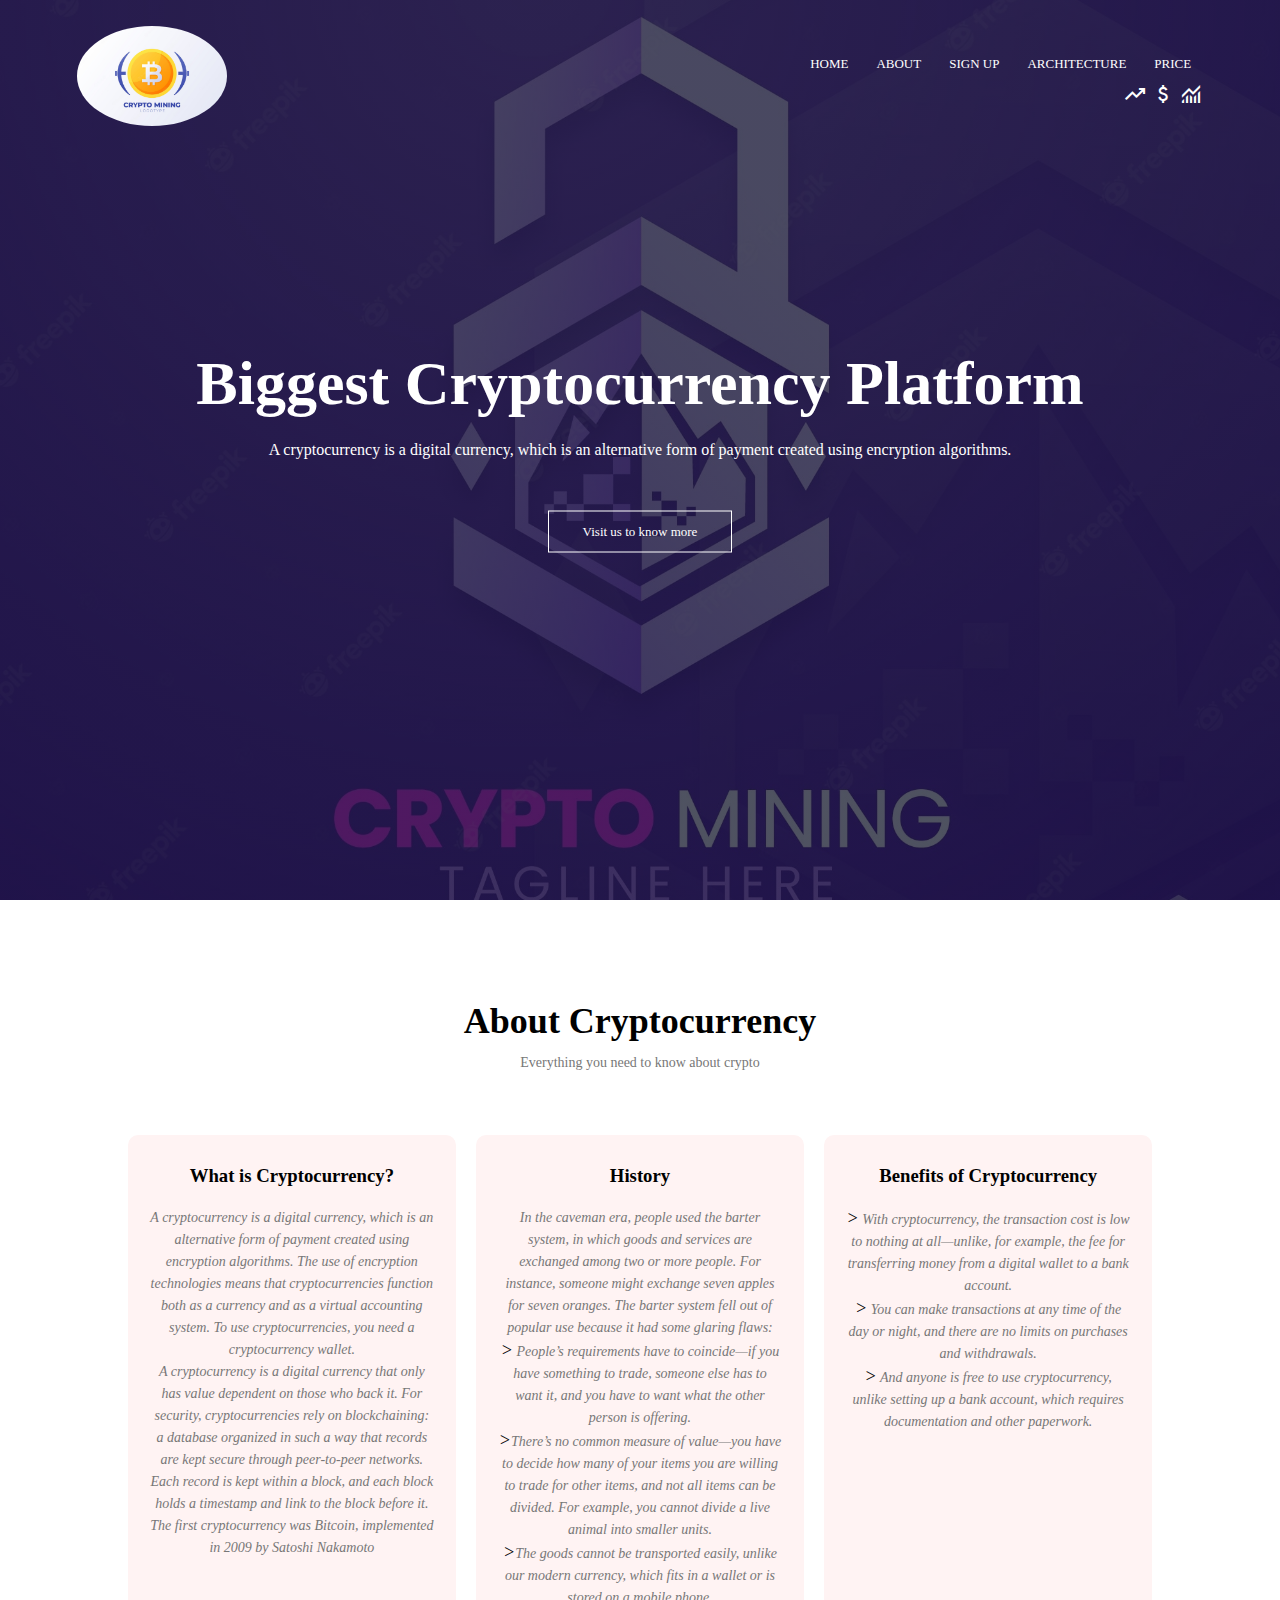
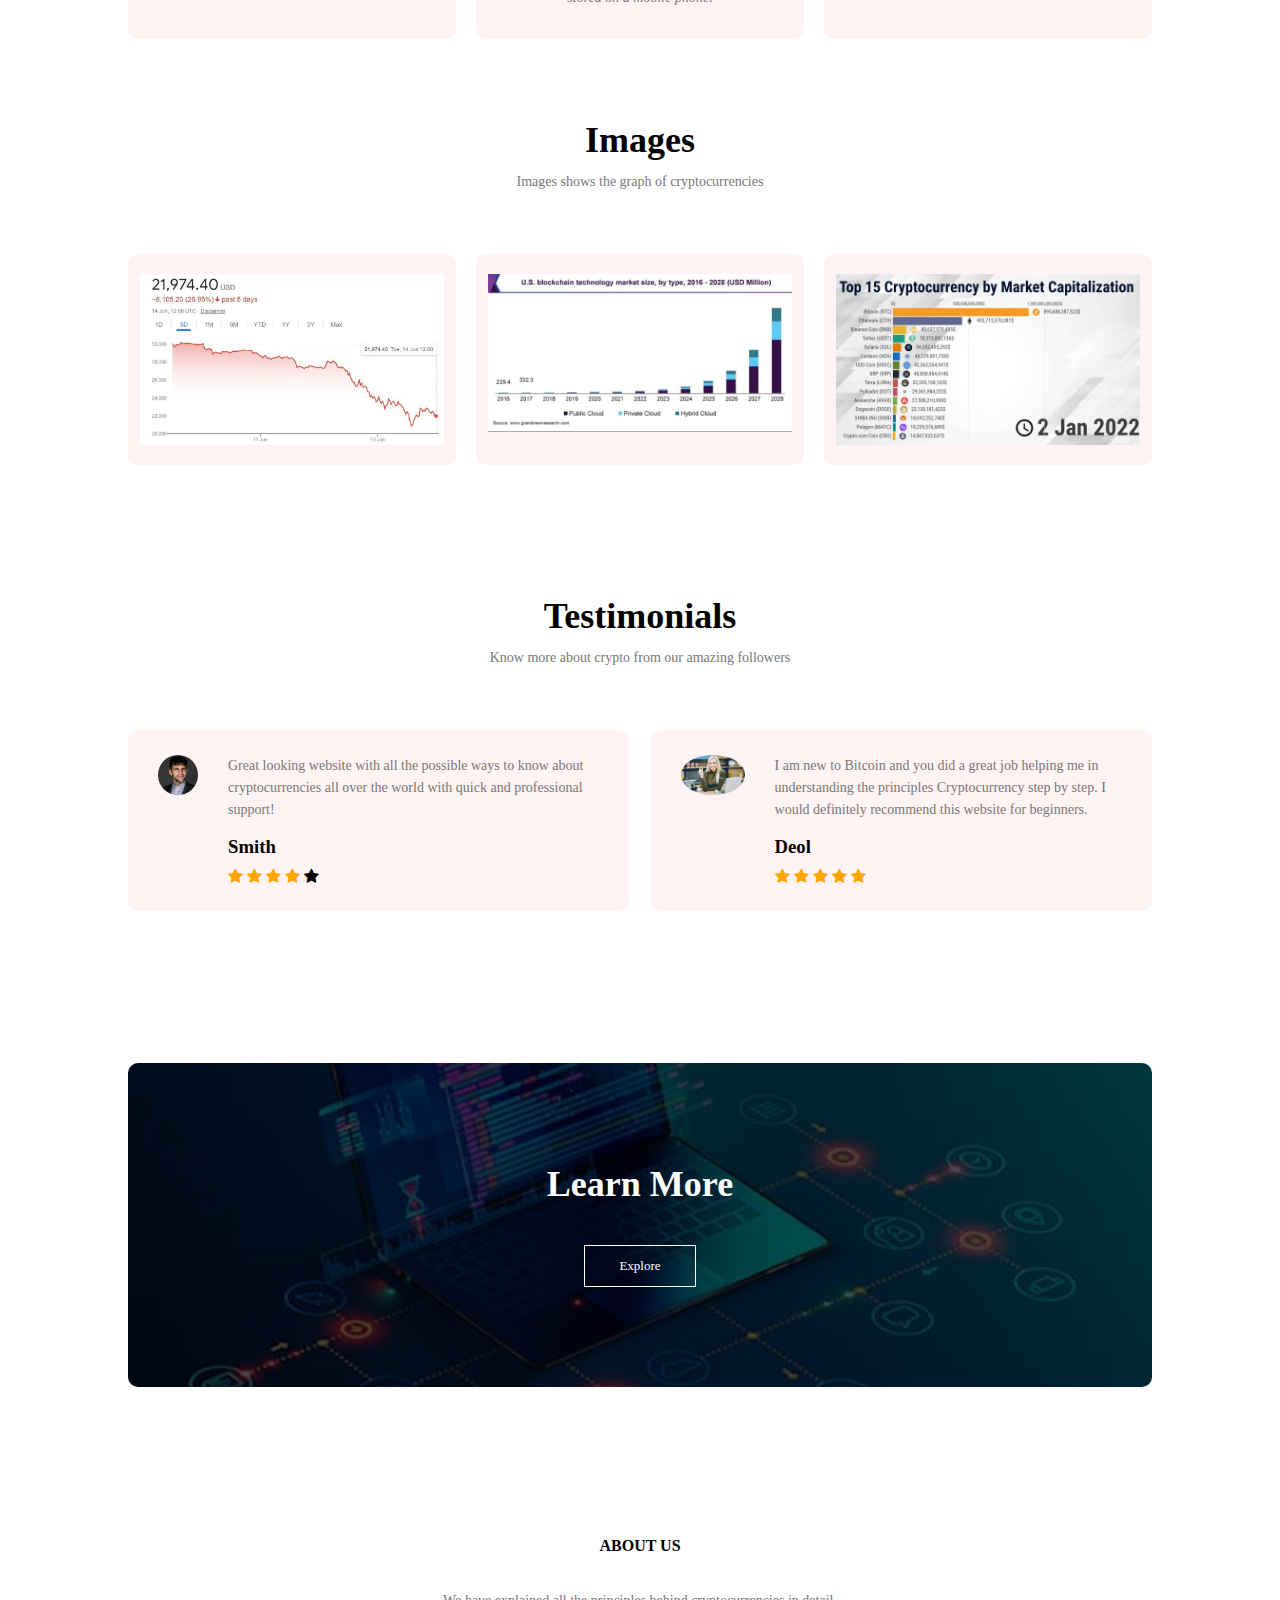
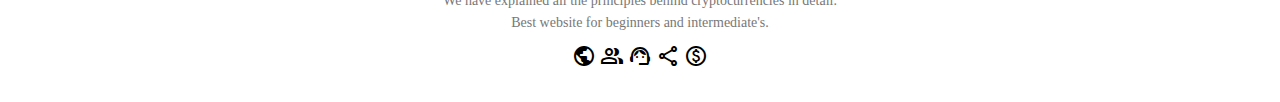
<file: intro-to-crypto/index.html>
<!DOCTYPE html>
<html lang="en">
<head>
    
    <meta name="viewport" content="width=device-width, initial-scale=1.0">
    <link rel="stylesheet" href="style.css">
    <link rel="stylesheet" href="https://fonts.googleapis.com/css2?family=Material+Symbols+Outlined:opsz,wght,FILL,GRAD@48,400,0,0" />
    <link rel="stylesheet" href="https://cdnjs.cloudflare.com/ajax/libs/font-awesome/4.7.0/css/font-awesome.min.css">
    <title>Cryptocurrency</title>
</head>
<body>
    <section class="first">
      <nav>
            <a href="index.html"><img src="images/Crypto.png" ></a>
            <div class="flink">
                <ul>
                    <li><a href="index.html">HOME</a></li>
                    <li><a href="about.html">ABOUT</a></li>
                    <li><a href="Signup.html">SIGN UP</a></li>
                    <li><a href="Sym.html">ARCHITECTURE</a></li>
                    <li><a href="Price.html">PRICE</a></li>
                    <div class="icons">
                    <div class="icons">
                    <span class="material-symbols-outlined">
                        trending_up
                        </span>
                        
                        <span class="material-symbols-outlined">
                            attach_money
                            </span>
                            <span class="material-symbols-outlined">
                                monitoring
                                </span>
                    </div>
                </ul>
            </div>
        </nav>
        <div class="slink">
            <h1>Biggest Cryptocurrency Platform </h1>
            <p>A cryptocurrency is a digital currency, which is an alternative form of payment created using encryption algorithms. </p>
            <a href="about.html"class="a-btn">Visit us to know more</a>    
        </div>
       
    </section>
    <section class="second">
        <h1>About Cryptocurrency</h1>
        <p>Everything you need to know about crypto</p>
        <div class="info">
        <div class="info_1">
            <h3>What is Cryptocurrency?</h3>
          <p><b>A cryptocurrency is a digital currency, which is an alternative form of payment created using encryption algorithms. The use of encryption technologies means that cryptocurrencies function both as a currency and as a virtual accounting system. To use cryptocurrencies, you need a cryptocurrency wallet.<br></b>

             A cryptocurrency is a digital currency that only has value dependent on those who back it. For security, cryptocurrencies rely on blockchaining: a database organized in such a way that records are kept secure through peer-to-peer networks. Each record is kept within a block, and each block holds a timestamp and link to the block before it. The first cryptocurrency was Bitcoin, implemented in 2009 by Satoshi Nakamoto
            </p>
        </div>
        <div class="info_1">
            <h3>History</h3>
            <p > <b>In the caveman era, people used the barter system, in which goods and services are exchanged among two or more people. For instance, someone might exchange seven apples for seven oranges. The barter system fell out of popular use because it had some glaring flaws:</b><br>
                
               <span class="bo">&#x3e;</span> People’s requirements have to coincide—if you have something to trade, someone else has to want it, and you have to want what the other person is offering.<br>
               <span class="bo">&#x3e;</span>There’s no common measure of value—you have to decide how many of your items you are willing to trade for other items, and not all items can be divided. For example, you cannot divide a live animal into smaller units.<br> 
               <span class="bo">&#x3e;</span>The goods cannot be transported easily, unlike our modern currency, which fits in a wallet or is stored on a mobile phone.	
          
          </p>
        </div>
        <div class="info_1">
            <h3>Benefits of Cryptocurrency
            </h3>
           <p><span class="bo">&#x3e;</span> With cryptocurrency, the transaction cost is low to nothing at all—unlike, for example, the fee for transferring money from a digital wallet to a bank account.<br>   <span class="bo">&#x3e;</span> You can make transactions at any time of the day or night, and there are no limits on purchases and withdrawals.<br>  <span class="bo">&#x3e;</span> And anyone is free to use cryptocurrency, unlike setting up a bank account, which requires documentation and other paperwork.
            </p>
               
        </div>
        </div>
    </section>

    <section class="third">
        <h1>Images</h1>
        <p>Images shows the graph of cryptocurrencies</p>
        <div class="info">
            <div class="info_1">
                <img src="images/graph11.png">
                <div class="layer">
                    <h3> <b>Graph-2021</b></h3>
                </div>
            </div>
            <div class="info_1">
                <img src="images/graph33.png">
                <div class="layer">
                        <h3>2028 Prediction Graph</h3>
                </div>
            </div>
                <div class="info_1">
                        <img src="images/graph44.png">
                        <div class="layer">
                            <h3>Graph-2022</h3>
                        </div>
                </div>
        </div>
    </section>

    <section class="four">
        <h1>Testimonials</h1>
        <p>Know more about crypto from our amazing followers </p>
        <div class="info">
            <div class="test-info">
                <img src="images/user1.png" >
                <div>
                    <p>Great looking website with all the possible ways to know about cryptocurrencies all over the world with quick and professional support!</p>
                        <h3>Smith</h3>
                        
                                <span class="fa fa-star checked"></span>
                                <span class="fa fa-star checked"></span>
                                   <span class="fa fa-star checked"></span>
                                <span class="fa fa-star checked"></span>
                                <span class="fa fa-star"></span>
                                
                </div>
            </div>
           
            <div class="test-info">
                <img src="images/user3.png" >
                <div>
                    <p>I am new to Bitcoin and you did a great job helping me in understanding the principles Cryptocurrency step by step. I would definitely recommend this website for beginners.
                     </p>
                        <h3>Deol</h3>
                        <span class="fa fa-star checked"></span>
                        <span class="fa fa-star checked"></span>
                           <span class="fa fa-star checked"></span>
                        <span class="fa fa-star checked"></span>
                        <span class="fa fa-star checked"></span>
                        
                </div>
            </div>
        </div>
    </section>

    <section class="five">
        <h1>Learn More</h1>
        <a href="about.html"class="a-btn">Explore</a>
    </section>
    <section class="footer">
        <h4>ABOUT US</h4>
        <p> We have explained all the principles behind cryptocurrencies in detail.<br>
            Best website for beginners and intermediate's.
        </p>
        <div>
            <span class="material-symbols-outlined">
                public
                </span>
                <span class="material-symbols-outlined">
                    group
                    </span>
                    <span class="material-symbols-outlined">
                        support_agent
                        </span>
                        <span class="material-symbols-outlined">
                            share
                            </span>
                            <span class="material-symbols-outlined">
                                paid
                                </span>
        </div>
    </section>
</body>
</html>
</file>
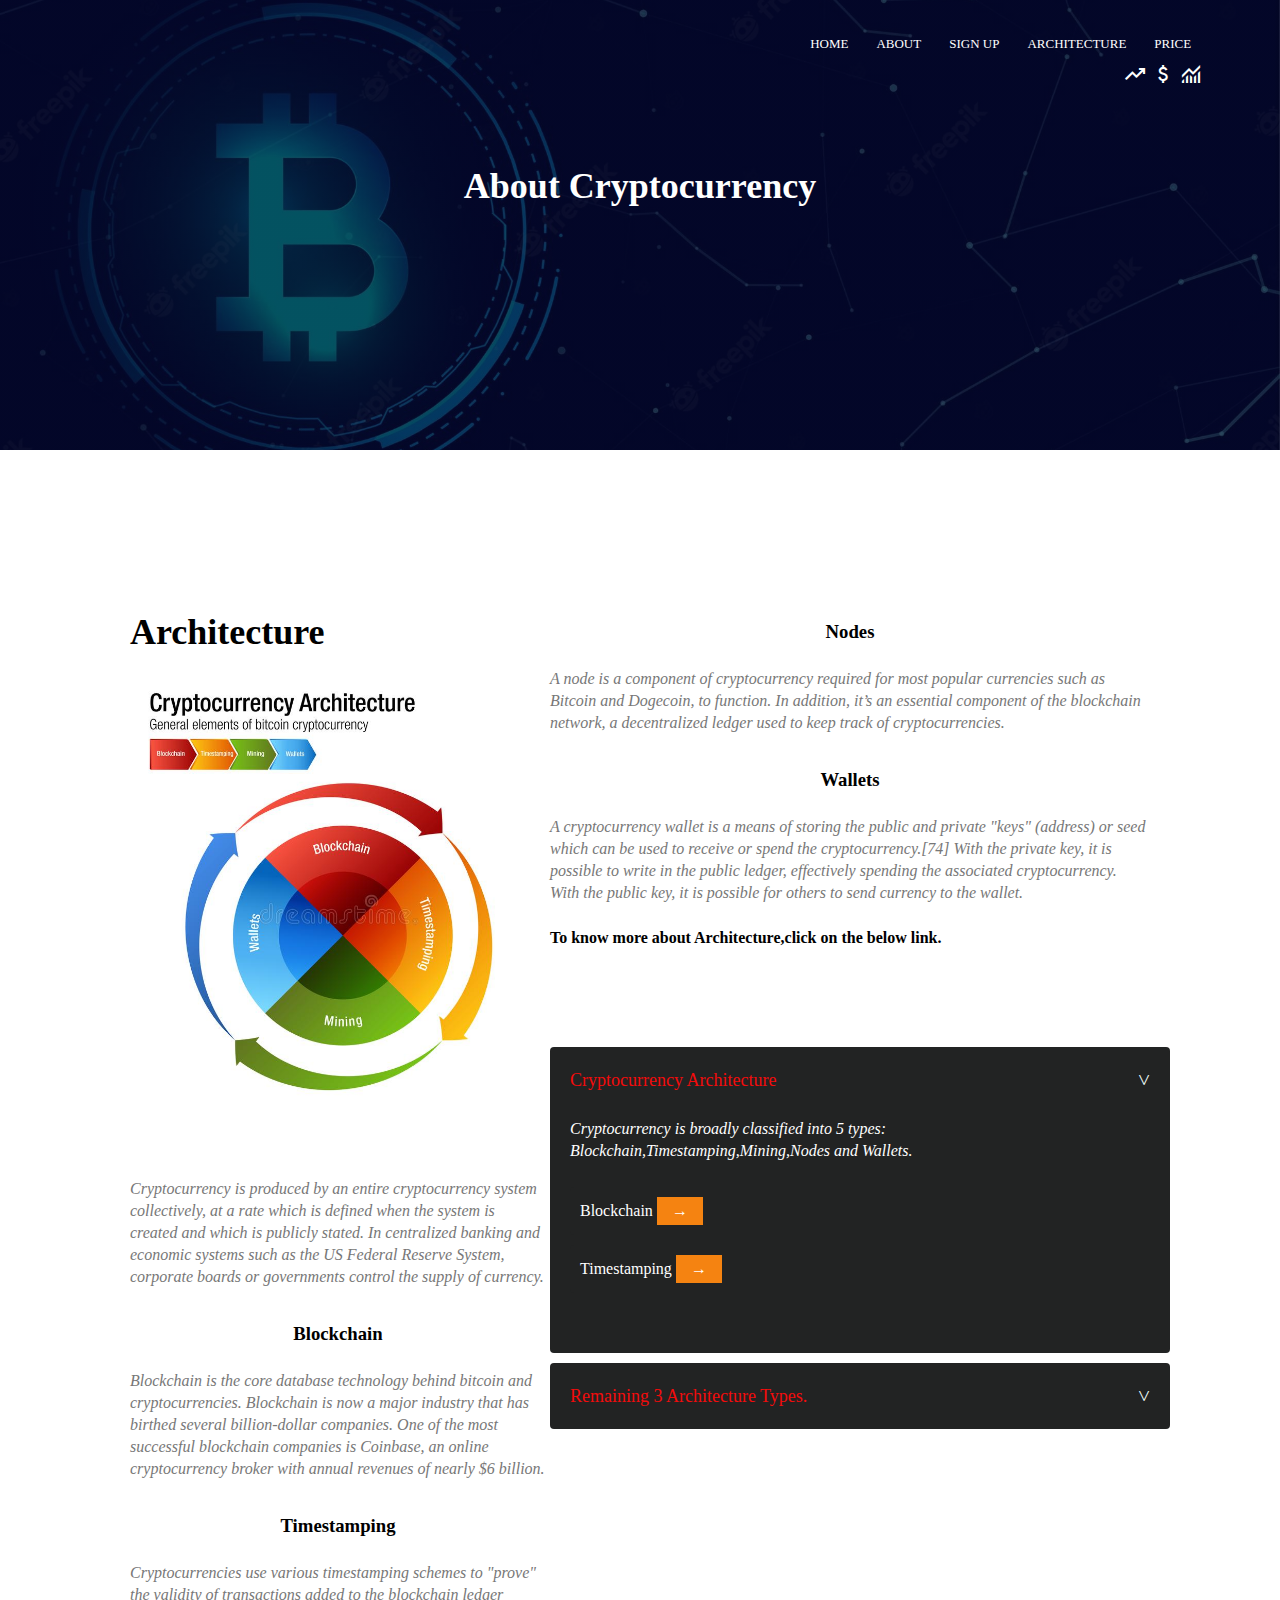
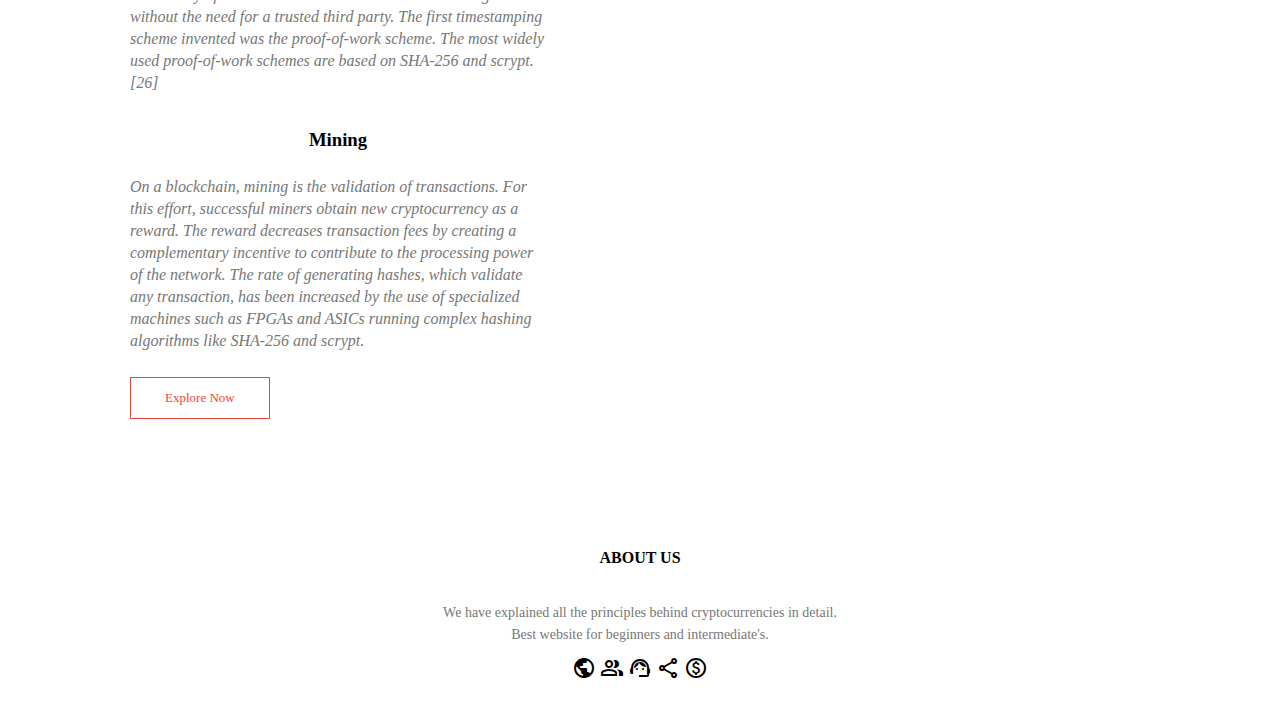
<file: intro-to-crypto/about.html>
<!DOCTYPE html>
<html lang="en">
<head>
    
    <meta name="viewport" content="width=device-width, initial-scale=1.0">
    <link rel="stylesheet" href="style.css">
    <link rel="stylesheet" href="https://fonts.googleapis.com/css2?family=Material+Symbols+Outlined:opsz,wght,FILL,GRAD@48,400,0,0" />
    <title>Cypto</title>
</head>
<body>
    <section class="sub-header">
      <nav>
            <a href="index.html"></a>
            <div class="flink">
                <ul>
                    <li><a href="index.html">HOME</a></li>
                    <li><a href="about.html">ABOUT</a></li>
                    <li><a href="Signup.html">SIGN UP</a></li>
                    <li><a href="Sym.html">ARCHITECTURE</a></li>
                    <li><a href="Price.html">PRICE</a></li>
                    <div class="icons">
                    <span class="material-symbols-outlined">
                        trending_up
                        </span>
                        
                        <span class="material-symbols-outlined">
                            attach_money
                            </span>
                            <span class="material-symbols-outlined">
                                monitoring
                                </span>
                    </div>
                </ul>
            </div>
        </nav>
        <h1>About Cryptocurrency</h1>
    </section>

    <section class="info-us">
        <div class="info">
            <div class="info-us1">
                <h1>Architecture</h1>
                <div class="info-us1">
                    <img src="images/cry.png">
                </div>
                <p>Cryptocurrency is produced by an entire cryptocurrency system collectively, at a rate which is defined when the system is created and which is publicly stated. In centralized banking and economic systems such as the US Federal Reserve System, corporate boards or governments control the supply of currency.</p>
                <h3>Blockchain</h3> 
                    <p> Blockchain is the core database technology behind bitcoin and cryptocurrencies.
                    Blockchain is now a major industry that has birthed several billion-dollar companies.
                    One of the most successful blockchain companies is Coinbase, an online cryptocurrency broker with annual revenues of nearly $6 billion.
                </p>
                <h3>Timestamping</h3> 
                <p>Cryptocurrencies use various timestamping schemes to "prove" the validity of transactions added to the blockchain ledger without the need for a trusted third party.

                    The first timestamping scheme invented was the proof-of-work scheme. The most widely used proof-of-work schemes are based on SHA-256 and scrypt.[26]</p>
                    <h3>Mining</h3> 
                    <p>On a blockchain, mining is the validation of transactions. For this effort, successful miners obtain new cryptocurrency as a reward. The reward decreases transaction fees by creating a complementary incentive to contribute to the processing power of the network. The rate of generating hashes, which validate any transaction, has been increased by the use of specialized machines such as FPGAs and ASICs running complex hashing algorithms like SHA-256 and scrypt.</p>
                    
                <a href="Sym.html" class="a-btn red-btn">Explore Now</a>
            </div>
            <div class="info-us1">
                <h3>Nodes</h3> 
                <p>A node is a component of cryptocurrency required for most popular currencies such as Bitcoin and Dogecoin, to function. In addition, it’s an essential component of the blockchain network, a decentralized ledger used to keep track of cryptocurrencies.</p>
                <h3>Wallets</h3> 
                <p>A cryptocurrency wallet is a means of storing the public and private "keys" (address) or seed which can be used to receive or spend the cryptocurrency.[74] With the private key, it is possible to write in the public ledger, effectively spending the associated cryptocurrency. With the public key, it is possible for others to send currency to the wallet.</p>
                <h4>To know more about Architecture,click on the below link.</h4>
               <ul id="accordion">
                <li>
                    <label for="one">Cryptocurrency Architecture <span>&#x3e;</span></label>
                    <input type="radio" name="accordion" id="one" checked>
                    <div class="content">
                        <p>Cryptocurrency is broadly classified into 5 types: Blockchain,Timestamping,Mining,Nodes and Wallets.
                        <ol>
                            <li> Blockchain <span > <a class="ab" href="Sym.html"> &#8594; </a></span></li>
                            <li>Timestamping  <span > <a class="ab"  href="Sym.html"> &#8594; </a></span></li>
                        </ol>
                    </p>

                    </div>
                </li>
                <li>
                    <label for="two">Remaining 3 Architecture Types. <span>&#x3e;</span></label>
                    <input type="radio" name="accordion" id="two" >
                    <div class="content">
                        <p>Remaining 3 Architecture types are : Mining,Nodes and Wallets.
                            <ol>
                                <li>Mining  <span> <a class="ab"  href="Sym.html"> &#8594; </a></span></li>
                                <li>Nodes <span> <a class="ab"  href="Sym.html"> &#8594; </a></span></li>
                                <li>Wallets <span> <a class="ab"  href="Sym.html"> &#8594; </a></span></li>
                                <li>Price <span> <a class="ab"  href="Price.html"> &#8594; </a></span></li>
                            </ol>
                        </p>

                    </div>
                </li>
                
               </ul>
                    
                
            </div>
        </div>
    </section>
    
     <section class="footer">
        <h4>ABOUT US</h4>
        <p>We have explained all the principles behind cryptocurrencies in detail.<br>
            Best website for beginners and intermediate's.</p>
        <div>
            <span class="material-symbols-outlined">
                public
                </span>
                <span class="material-symbols-outlined">
                    group
                    </span>
                    <span class="material-symbols-outlined">
                        support_agent
                        </span>
                        <span class="material-symbols-outlined">
                            share
                            </span>
                            <span class="material-symbols-outlined">
                                paid
                                </span>
        </div>
    </section>
</body>
</html>
</file>
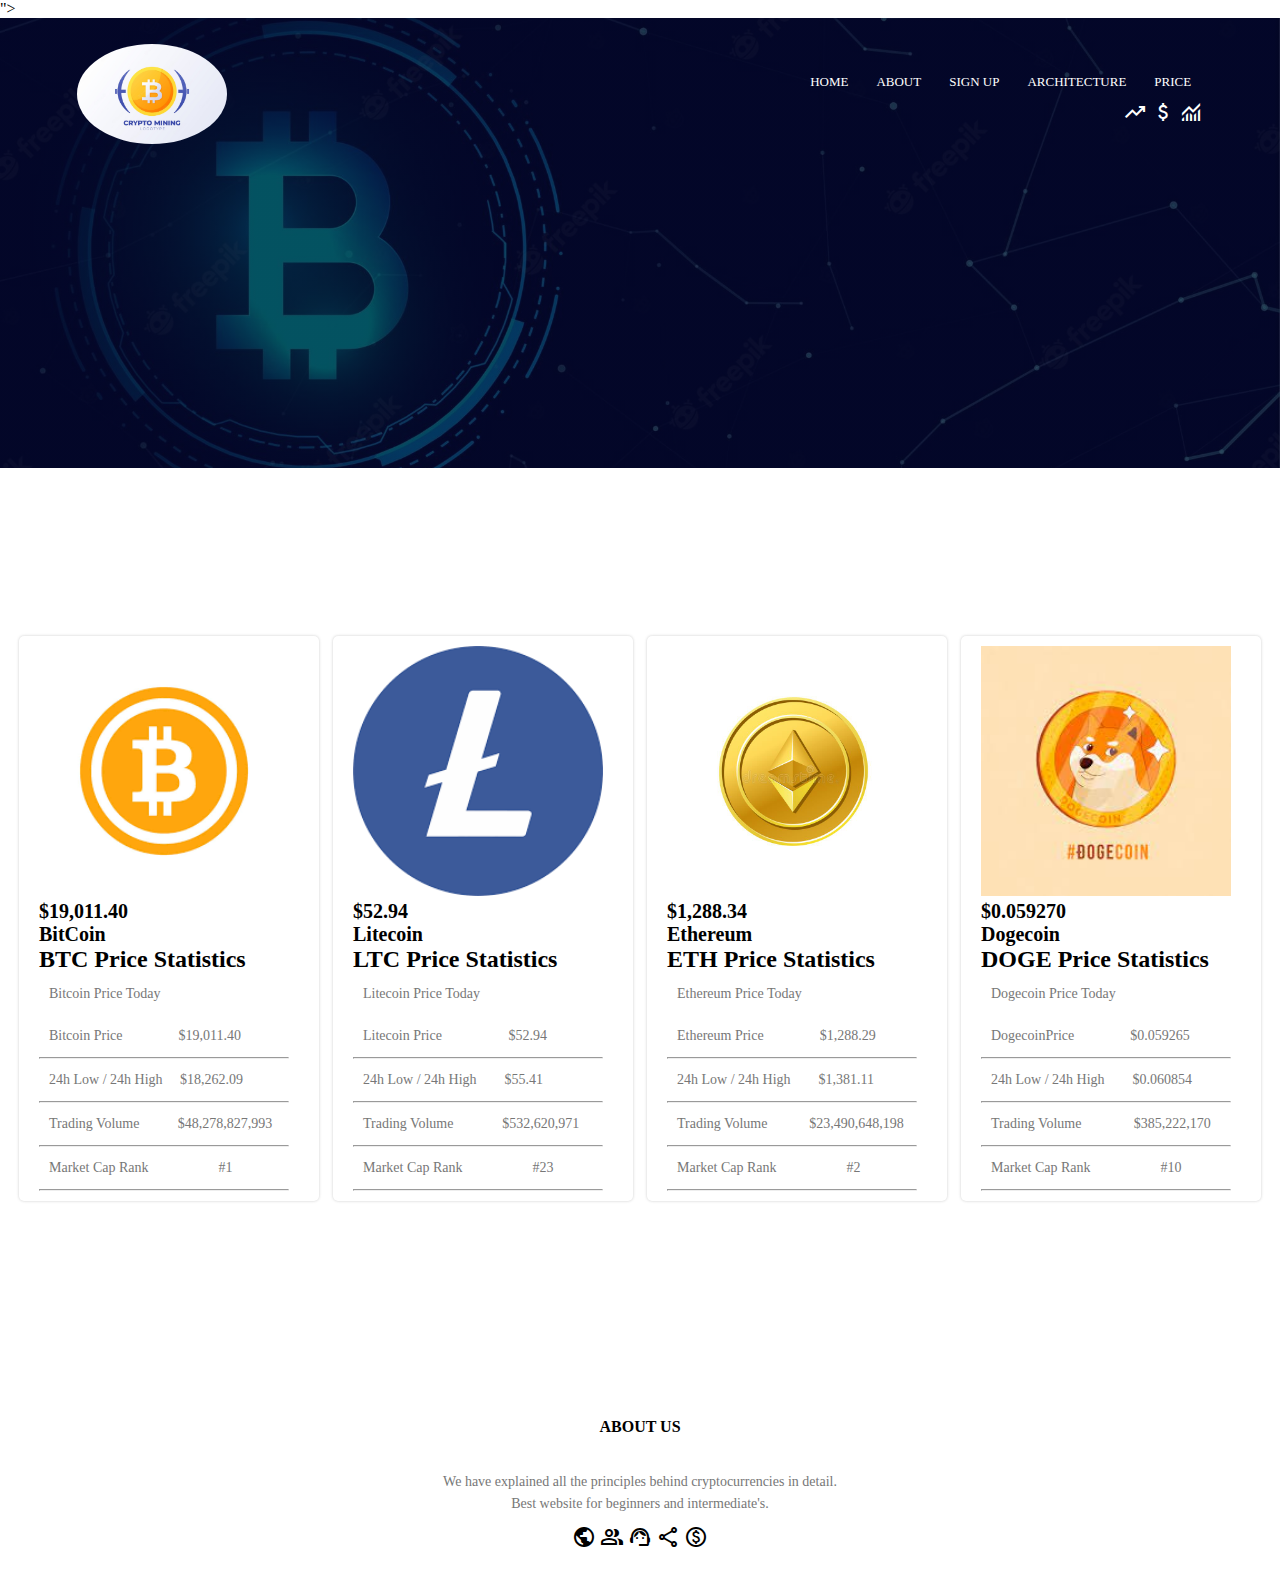
<file: intro-to-crypto/Price.html>
<!DOCTYPE html>
<html lang="en">
<head>
    
    <meta name="viewport" content="width=device-width, initial-scale=1.0">
    <link rel="stylesheet" href="style.css">
    <link rel="stylesheet" href="https://fonts.googleapis.com/css2?family=Material+Symbols+Outlined:opsz,wght,FILL,GRAD@48,400,0,0" />
    <script src="https://code.jquery.com/jquery-3.6.1.min.js" ></script>">
    <title>Cypto</title>
</head>
<body>
    <section class="sub-header">
      <nav>
            <a href="index.html"><img src="images/Crypto.png" ></a>
            <div class="flink">
                <ul>
                    <li><a href="index.html">HOME</a></li>
                    <li><a href="about.html">ABOUT</a></li>
                    <li><a href="Signup.html">SIGN UP</a></li>
                    <li><a href="Sym.html">ARCHITECTURE</a></li>
                    <li><a href="Price.html">PRICE</a></li>
                    <div class="icons">
                    <span class="material-symbols-outlined">
                        trending_up
                        </span>
                        
                        <span class="material-symbols-outlined">
                            attach_money
                            </span>
                            <span class="material-symbols-outlined">
                                monitoring
                                </span>
                    </div>
                </ul>
            </div>
        </nav>
        
    </section>

   
    <section class="pr">
        <div class="container">
            <div class="coin-price">
                <div class="log"><img src="images/bittc.png" >
                    <div>
                        <h1>$19,011.40
                        </h1>
                        <h1>BitCoin</h1>
                        <div >
                            <h2>BTC Price Statistics</h2>
                            <p>
                                Bitcoin Price Today</p>
                                <p>Bitcoin Price &nbsp;&nbsp;&nbsp;&nbsp;&nbsp;&nbsp;&nbsp;&nbsp;&nbsp;&nbsp;&nbsp;&nbsp;&nbsp;&nbsp;	$19,011.40</p>
                                <hr>
                                <p>24h Low / 24h High	&nbsp;&nbsp;&nbsp; $18,262.09</p>

                                <hr>
                                <p>Trading Volume &nbsp;&nbsp;&nbsp;&nbsp;&nbsp;&nbsp;&nbsp;&nbsp;&nbsp;	$48,278,827,993</p>
                                <hr>
                                <p>Market Cap Rank	&nbsp;&nbsp;&nbsp;&nbsp;&nbsp;&nbsp;&nbsp;&nbsp;&nbsp;&nbsp;&nbsp;&nbsp;&nbsp;&nbsp;&nbsp;&nbsp;&nbsp;&nbsp; #1</p>
                                <hr>
                        </div>
                    </div>
                </div>
            </div>
            <div class="coin-price">
                <div class="log"><img src="images/lt.png" >
                    <div>
                        <h1>$52.94</h1>
                        <h1>Litecoin</h1>
                        <div >
                            <h2>LTC Price Statistics</h2>
                            <p>
                                Litecoin Price Today</p>
                                <p>Litecoin Price &nbsp;&nbsp;&nbsp;&nbsp;&nbsp;&nbsp;&nbsp;&nbsp;&nbsp;&nbsp;&nbsp;&nbsp;&nbsp;&nbsp;&nbsp;&nbsp;&nbsp;	$52.94</p>
                                <hr>
                                <p>24h Low / 24h High	&nbsp;&nbsp;&nbsp;&nbsp;&nbsp;&nbsp; $55.41</p>

                                <hr>
                                <p>Trading Volume &nbsp;&nbsp;&nbsp;&nbsp;&nbsp;&nbsp;&nbsp;&nbsp;&nbsp;&nbsp;&nbsp;&nbsp;	$532,620,971</p>
                                <hr>
                                <p>Market Cap Rank	&nbsp;&nbsp;&nbsp;&nbsp;&nbsp;&nbsp;&nbsp;&nbsp;&nbsp;&nbsp;&nbsp;&nbsp;&nbsp;&nbsp;&nbsp;&nbsp;&nbsp;&nbsp; #23</p>
                                <hr>
                        </div>
                        
                    </div>
                </div>
            </div>
            <div class="coin-price">
                <div class="log"><img src="images/ettt.png" >
                    <div>
                        <h1>$1,288.34</h1>
                        <h1>Ethereum</h1>
                        <div >
                            <h2>ETH Price Statistics</h2>
                            <p>Ethereum Price Today</p>
                                <p>
                                    Ethereum Price &nbsp;&nbsp;&nbsp;&nbsp;&nbsp;&nbsp;&nbsp;&nbsp;&nbsp;&nbsp;&nbsp;&nbsp;&nbsp;&nbsp;	$1,288.29</p>
                                <hr>
                                <p>24h Low / 24h High	&nbsp;&nbsp;&nbsp;&nbsp;&nbsp;&nbsp; $1,381.11</p>

                                <hr>
                                <p>Trading Volume &nbsp;&nbsp;&nbsp;&nbsp;&nbsp;&nbsp;&nbsp;&nbsp;&nbsp;&nbsp;	$23,490,648,198</p>
                                <hr>
                                <p>Market Cap Rank	&nbsp;&nbsp;&nbsp;&nbsp;&nbsp;&nbsp;&nbsp;&nbsp;&nbsp;&nbsp;&nbsp;&nbsp;&nbsp;&nbsp;&nbsp;&nbsp;&nbsp;&nbsp; #2</p>
                                <hr>
                        </div>
                    </div>
                </div>
            </div>
            <div class="coin-price">
                <div class="log"><img src="images/dt.png" >
                    <div>
                        <h1>$0.059270</h1>
                        <h1>Dogecoin</h1>
                        <div >
                            <h2>DOGE Price Statistics</h2>
                            <p>
                                Dogecoin Price Today</p>
                                <p>DogecoinPrice &nbsp;&nbsp;&nbsp;&nbsp;&nbsp;&nbsp;&nbsp;&nbsp;&nbsp;&nbsp;&nbsp;&nbsp;&nbsp;&nbsp;	$0.059265</p>
                                <hr>
                                <p>24h Low / 24h High	&nbsp;&nbsp;&nbsp;&nbsp;&nbsp;&nbsp;  $0.060854</p>

                                <hr>
                                <p>Trading Volume &nbsp;&nbsp;&nbsp;&nbsp;&nbsp;&nbsp;&nbsp;&nbsp;&nbsp;&nbsp;&nbsp;&nbsp;&nbsp;	$385,222,170</p>
                                <hr>
                                <p>Market Cap Rank	&nbsp;&nbsp;&nbsp;&nbsp;&nbsp;&nbsp;&nbsp;&nbsp;&nbsp;&nbsp;&nbsp;&nbsp;&nbsp;&nbsp;&nbsp;&nbsp;&nbsp;&nbsp; #10</p>
                                <hr>
                        </div>
                    </div>
                </div>
            </div>
        </div>
    </section>



  
    
    <section class="footer">
        <h4>ABOUT US</h4>
        <p>We have explained all the principles behind cryptocurrencies in detail.<br>
            Best website for beginners and intermediate's.</p>
        <div>
            <span class="material-symbols-outlined">
                public
                </span>
                <span class="material-symbols-outlined">
                    group
                    </span>
                    <span class="material-symbols-outlined">
                        support_agent
                        </span>
                        <span class="material-symbols-outlined">
                            share
                            </span>
                            <span class="material-symbols-outlined">
                                paid
                                </span>
        </div>
        
    </section>
</body>
</html>
</file>
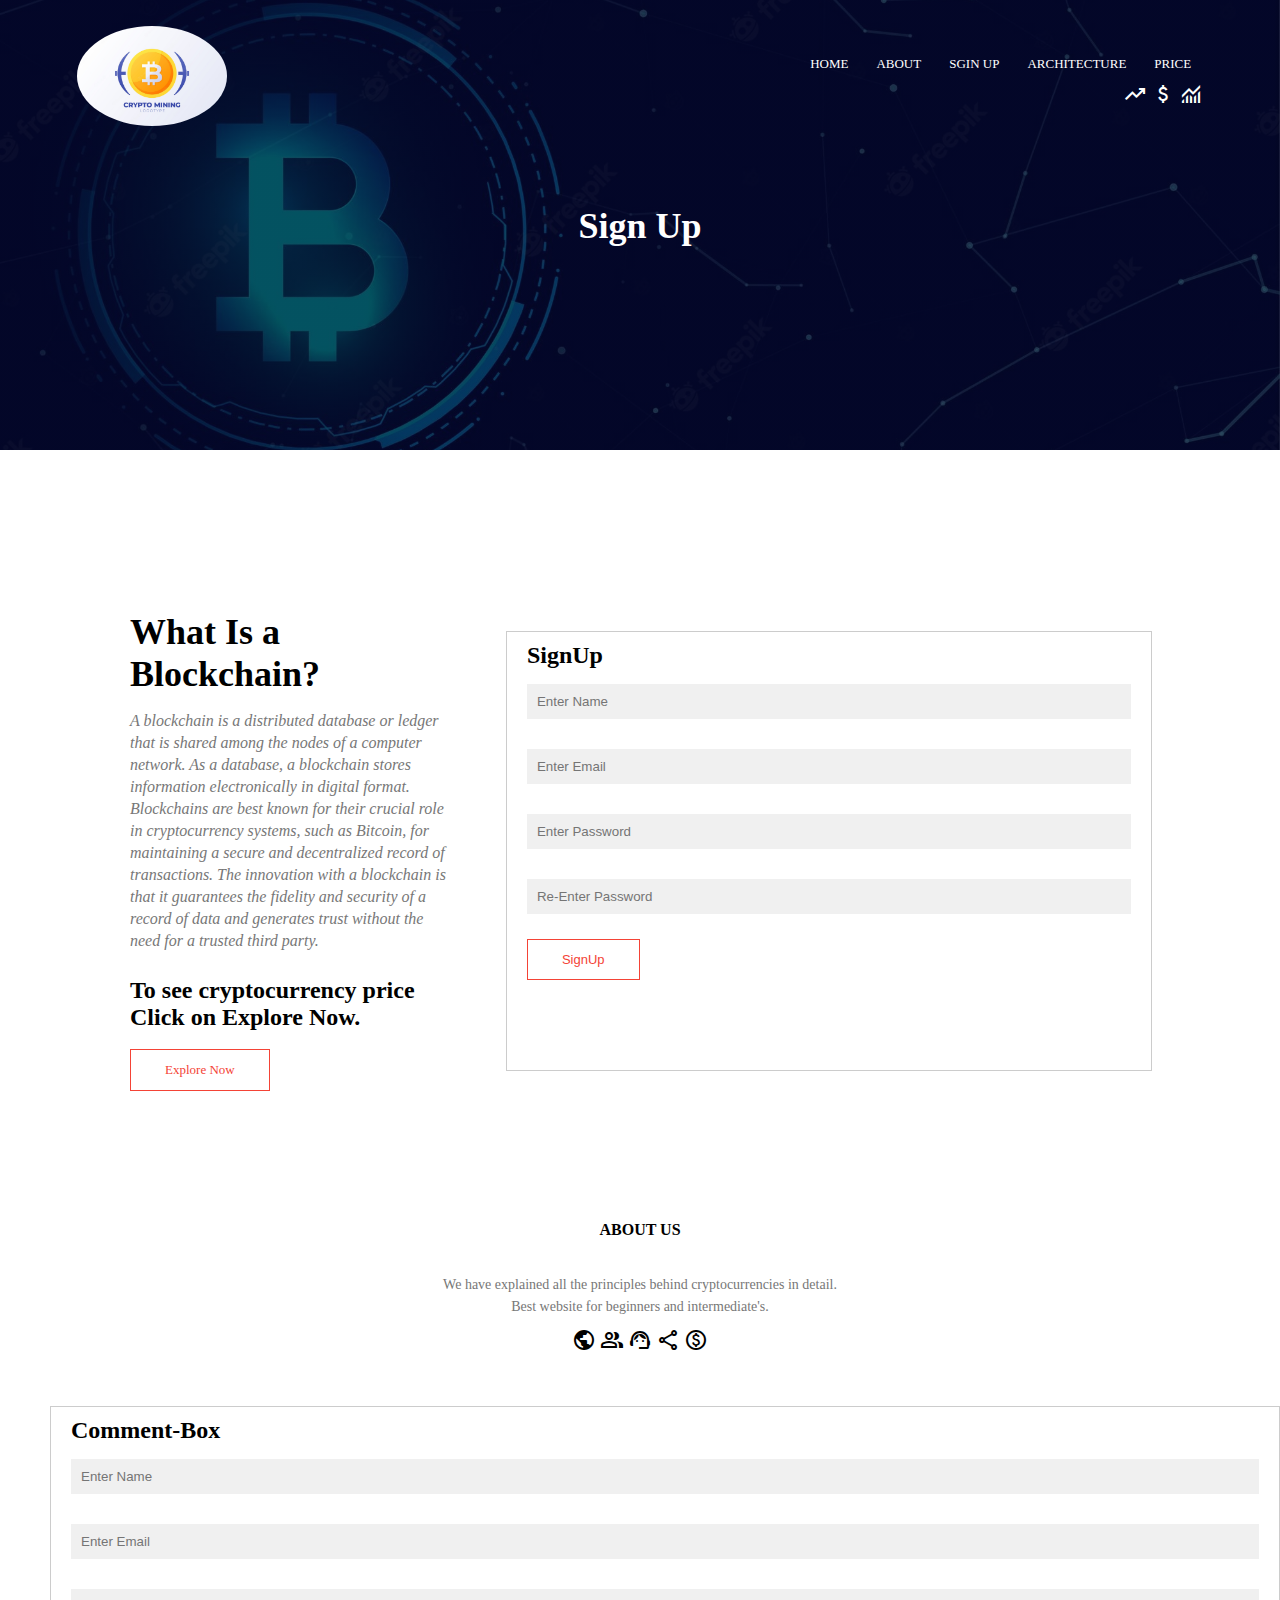
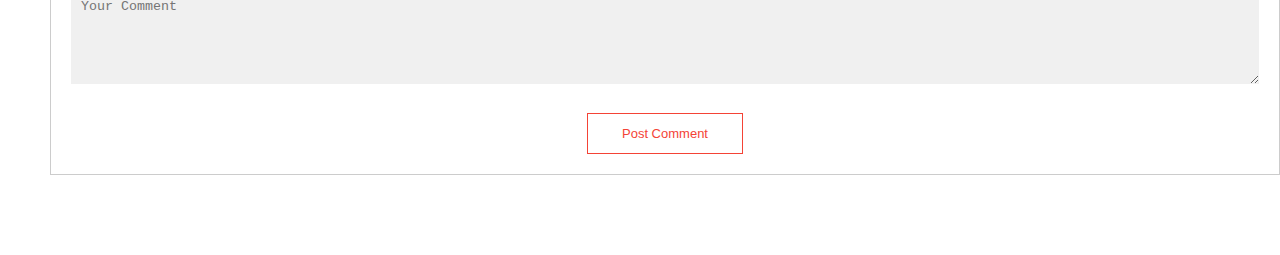
<file: intro-to-crypto/Signup.html>
<!DOCTYPE html>
<html lang="en">
<head>
    
    <meta name="viewport" content="width=device-width, initial-scale=1.0">
    <link rel="stylesheet" href="style.css">
    <link rel="stylesheet" href="https://fonts.googleapis.com/css2?family=Material+Symbols+Outlined:opsz,wght,FILL,GRAD@48,400,0,0" />
    <title>Cypto</title>
</head>
<body>
    <section class="sub-header">
      <nav>
            <a href="index.html"><img src="images/Crypto.png" ></a>
            <div class="flink">
                <ul>
                    <li><a href="index.html">HOME</a></li>
                    <li><a href="about.html">ABOUT</a></li>
                    <li><a href="Signup.html">SGIN UP</a></li>
                    <li><a href="Sym.html">ARCHITECTURE</a></li>
                    <li><a href="Price.html">PRICE</a></li>
                    <div class="icons">
                    <span class="material-symbols-outlined">
                        trending_up
                        </span>
                        
                        <span class="material-symbols-outlined">
                            attach_money
                            </span>
                            <span class="material-symbols-outlined">
                                monitoring
                                </span>
                    </div>
                </ul>
            </div>
        </nav>
        <h1>Sign Up</h1>
    </section>

    <section class="info-us">
        <div class="info">
            <div class="info-us1">
                <h1>What Is a Blockchain?</h1>
                <p>A blockchain is a distributed database or ledger that is shared among the nodes of a computer network. As a database, a blockchain stores information electronically in digital format. Blockchains are best 
                    known for their crucial role in cryptocurrency systems, such as Bitcoin, for maintaining a secure and decentralized record of transactions. The innovation with a blockchain is that it guarantees the fidelity
                     and security of a record of data and generates trust without the need for a trusted third party.</p>

                     <h2>To see cryptocurrency price<br>
                    Click on Explore Now.</h2> <br>
                <a href="Price.html" class="a-btn red-btn">Explore Now</a>
            </div>
            
            <div class="signup1">
                <h2>SignUp</h2>
        
                <form class="signup-form">
                    <input type="text" placeholder="Enter Name">
                    <input type="email" placeholder="Enter Email">
                    <input type="password" placeholder="Enter Password">
                    <input type="password" placeholder="Re-Enter Password">
                    <button type="submit" class="a-btn red-btn">SignUp</button>
                </form>
            </div>
        </div>
    </section>

  
    
    <section class="footer">
        <h4>ABOUT US</h4>
        <p>We have explained all the principles behind cryptocurrencies in detail.<br>
            Best website for beginners and intermediate's.</p>
        <div>
            <span class="material-symbols-outlined">
                public
                </span>
                <span class="material-symbols-outlined">
                    group
                    </span>
                    <span class="material-symbols-outlined">
                        support_agent
                        </span>
                        <span class="material-symbols-outlined">
                            share
                            </span>
                            <span class="material-symbols-outlined">
                                paid
                                </span>
        </div>
        <div class="signup1">
            <h2>Comment-Box</h2>
    
            <form class="signup-form">
                <input type="text" placeholder="Enter Name">
                <input type="email" placeholder="Enter Email">
                <textarea rows="5" placeholder="Your Comment"></textarea>
                <button type="submit" class="a-btn red-btn">Post Comment</button>
            </form>
        </div>
    </section>
</body>
</html>
</file>
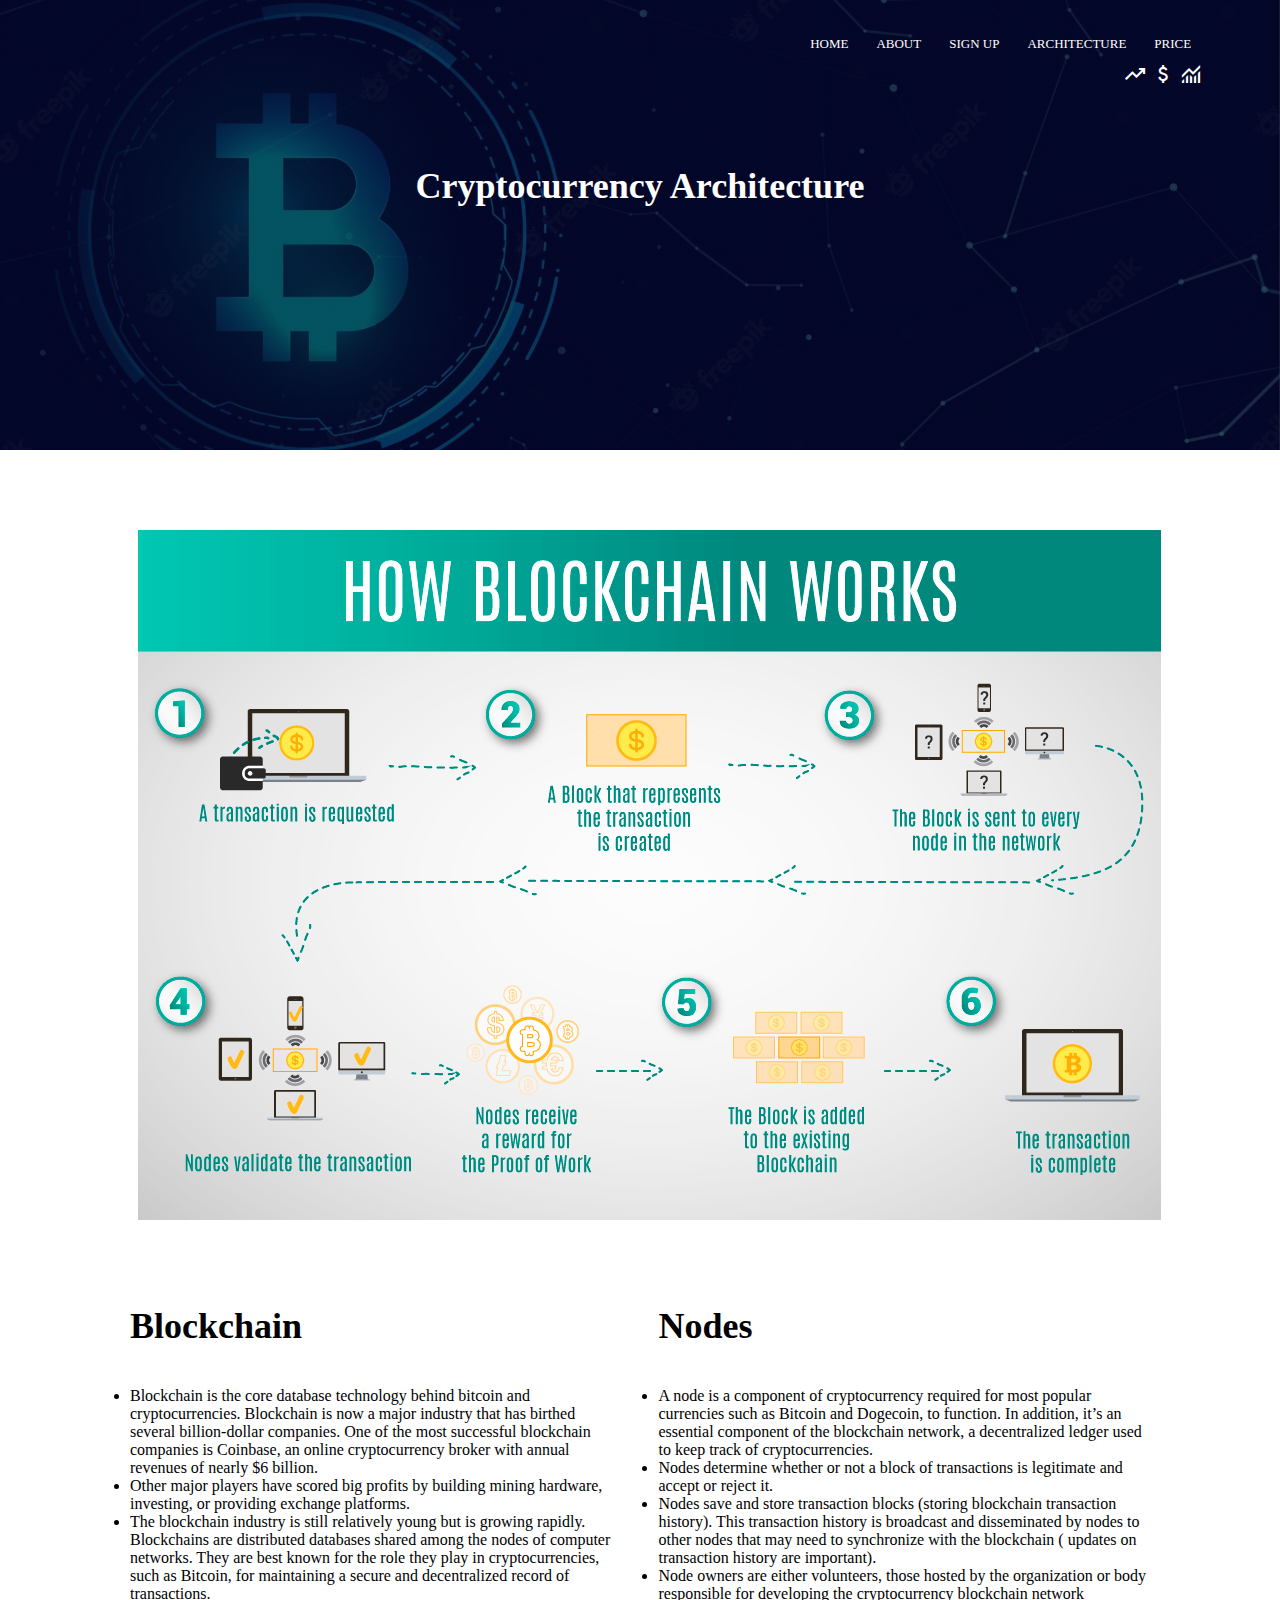
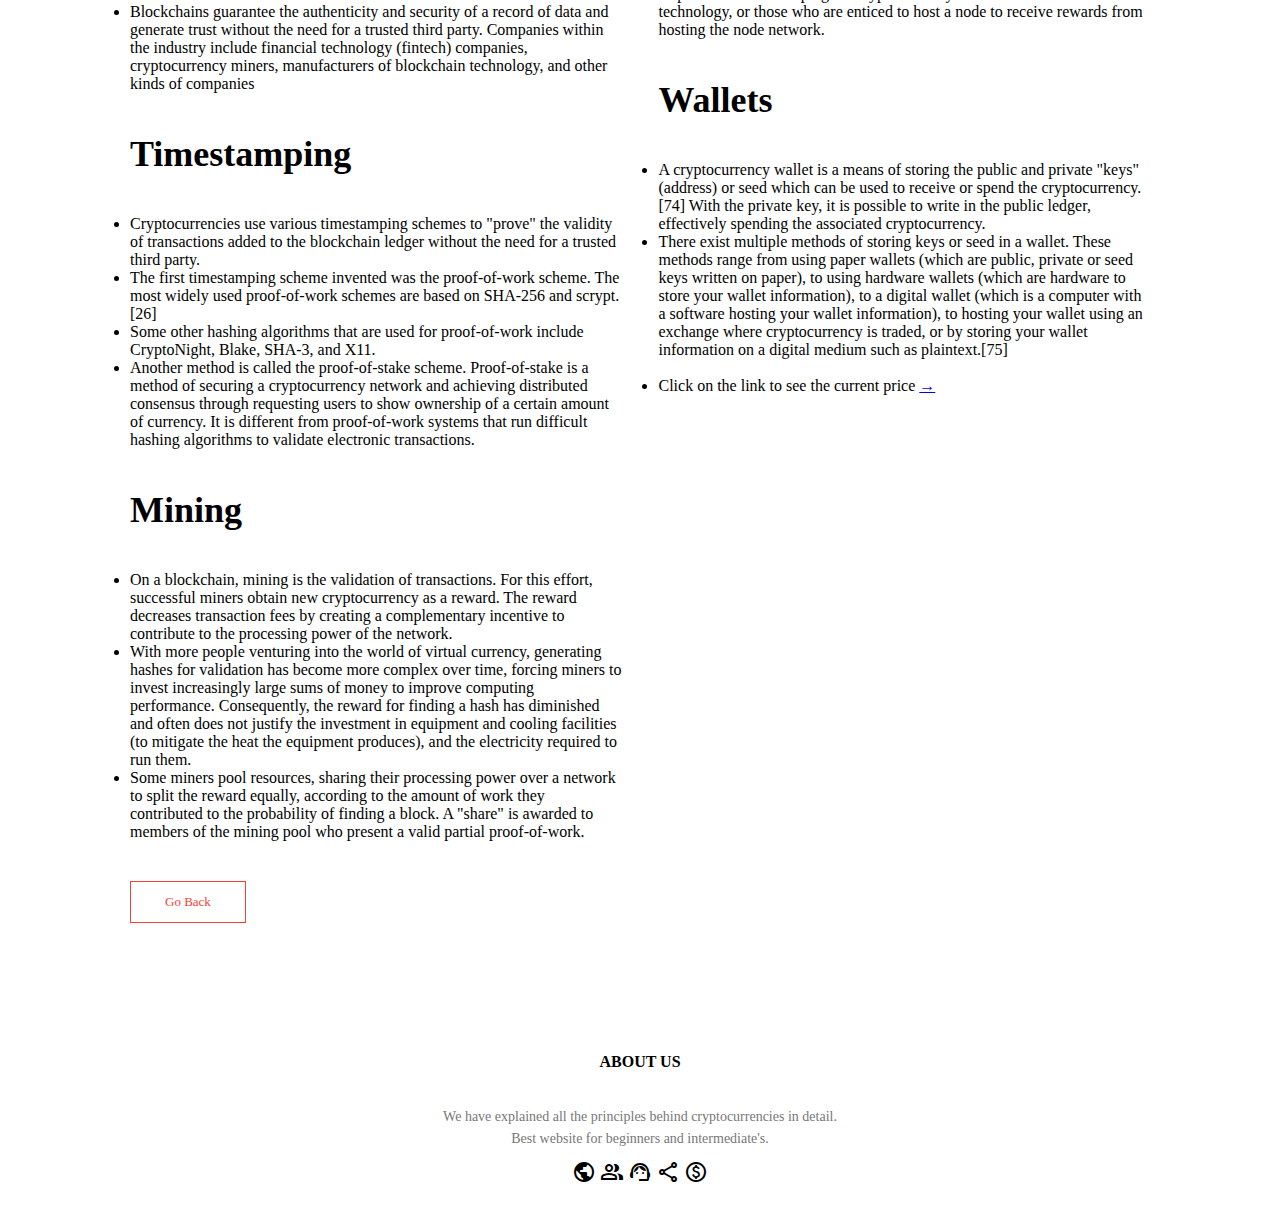
<file: intro-to-crypto/Sym.html>
<!DOCTYPE html>
<html lang="en">
<head>
    
    <meta name="viewport" content="width=device-width, initial-scale=1.0">
    <link rel="stylesheet" href="style.css">
    <link rel="stylesheet" href="https://fonts.googleapis.com/css2?family=Material+Symbols+Outlined:opsz,wght,FILL,GRAD@48,400,0,0" />
    <title>Cypto</title>
</head>
<body>
    <section class="sub-header">
      <nav>
            <a href="index.html"></a>
            <div class="flink">
                <ul>
                    <li><a href="index.html">HOME</a></li>
                    <li><a href="about.html">ABOUT</a></li>
                    <li><a href="Signup.html">SIGN UP</a></li>
                    <li><a href="Sym.html">ARCHITECTURE</a></li>
                    <li><a href="Price.html">PRICE</a></li>
                    <div class="icons">
                    <span class="material-symbols-outlined">
                        trending_up
                        </span>
                        
                        <span class="material-symbols-outlined">
                            attach_money
                            </span>
                            <span class="material-symbols-outlined">
                                monitoring
                                </span>
                    </div>
                </ul>
            </div>
        </nav>
        <h1>Cryptocurrency Architecture</h1>
    </section>

    <section class="info-us">
        <div class="ss">
            <img src="images/b.png" >
        </div>
        <div class="info">
            
            <div class="info-us1">
                
                <h1>Blockchain</h1>
               
                <p>
                    <ul>
                        <li>Blockchain is the core database technology behind bitcoin and cryptocurrencies.
                            Blockchain is now a major industry that has birthed several billion-dollar companies.
                            One of the most successful blockchain companies is Coinbase, an online cryptocurrency broker with annual revenues of nearly $6 billion.</li>
                            <li>Other major players have scored big profits by building mining hardware, investing, or providing exchange platforms.</li>
                            <li>The blockchain industry is still relatively young but is growing rapidly. Blockchains are distributed databases shared among the nodes of computer networks. They are best known for the role they play in cryptocurrencies, such as Bitcoin, for maintaining a secure and decentralized record of transactions.</li>
                            <li>Blockchains guarantee the authenticity and security of a record of data and generate trust without the need for a trusted third party. Companies within the industry include financial technology (fintech) companies, cryptocurrency miners, manufacturers of blockchain technology, and other kinds of companies</li>
                    </ul>
                </p>
                
                
                <h1>Timestamping</h1>
                <p>
                    <ul>
                        <li>Cryptocurrencies use various timestamping schemes to "prove" the validity of transactions added to the blockchain ledger without the need for a trusted third party.</li>
                        <li>The first timestamping scheme invented was the proof-of-work scheme. The most widely used proof-of-work schemes are based on SHA-256 and scrypt.[26]</li>
                        <li>Some other hashing algorithms that are used for proof-of-work include CryptoNight, Blake, SHA-3, and X11.</li>
                        <li>Another method is called the proof-of-stake scheme. Proof-of-stake is a method of securing a cryptocurrency network and achieving distributed consensus through requesting users to show ownership of a certain amount of currency. It is different from proof-of-work systems that run difficult hashing algorithms to validate electronic transactions.</li>

                    </ul>
                </p>
                <h1>Mining</h1> 
                <P>
                    <ul>
                        <li>On a blockchain, mining is the validation of transactions. For this effort, successful miners obtain new cryptocurrency as a reward. The reward decreases transaction fees by creating a complementary incentive to contribute to the processing power of the network.</li>
                       <li>With more people venturing into the world of virtual currency, generating hashes for validation has become more complex over time, forcing miners to invest increasingly large sums of money to improve computing performance. Consequently, the reward for finding a hash has diminished and often does not justify the investment in equipment and cooling facilities (to mitigate the heat the equipment produces), and the electricity required to run them.</li>
                       <li>Some miners pool resources, sharing their processing power over a network to split the reward equally, according to the amount of work they contributed to the probability of finding a block. A "share" is awarded to members of the mining pool who present a valid partial proof-of-work.</li>
                    </ul>
                </P>
                
                
                    <a href="about.html" class="a-btn red-btn">Go Back</a>
            </div>
            <div class="info-us1">
              
                <h1>Nodes</h1>
                <p>
                    <ul>
                        <li>A node is a component of cryptocurrency required for most popular currencies such as Bitcoin and Dogecoin, to function. In addition, it’s an essential component of the blockchain network, a decentralized ledger used to keep track of cryptocurrencies.</li>
                        <li>Nodes determine whether or not a block of transactions is legitimate and accept or reject it.</li>
                        <li>Nodes save and store transaction blocks (storing blockchain transaction history).
                            This transaction history is broadcast and disseminated by nodes to other nodes that may need to synchronize with the blockchain ( updates on transaction history are important).</li>
                        <li>Node owners are either volunteers, those hosted by the organization or body responsible for developing the cryptocurrency blockchain network technology, or those who are enticed to host a node to receive rewards from hosting the node network.</li>
                    </ul>
                </p>
                <h1>Wallets</h1>
                <p>
                    <ul>
                        <li>A cryptocurrency wallet is a means of storing the public and private "keys" (address) or seed which can be used to receive or spend the cryptocurrency.[74] With the private key, it is possible to write in the public ledger, effectively spending the associated cryptocurrency. </li>
                    <li>There exist multiple methods of storing keys or seed in a wallet. These methods range from using paper wallets (which are public, private or seed keys written on paper), to using hardware wallets (which are hardware to store your wallet information), to a digital wallet (which is a computer with a software hosting your wallet information), to hosting your wallet using an exchange where cryptocurrency is traded, or by storing your wallet information on a digital medium such as plaintext.[75]</li><br>
                    <li>Click on the link to see the current price <a href="Price.html"><span> &#8594;</span></a> </li>
                    </ul>
                </p>
                   
               
               
                    
                
            </div>
        </div>
    </section>
    
    <section class="footer">
        <h4>ABOUT US</h4>
        <p>We have explained all the principles behind cryptocurrencies in detail.<br>
            Best website for beginners and intermediate's.</p>
        <div>
            <span class="material-symbols-outlined">
                public
                </span>
                <span class="material-symbols-outlined">
                    group
                    </span>
                    <span class="material-symbols-outlined">
                        support_agent
                        </span>
                        <span class="material-symbols-outlined">
                            share
                            </span>
                            <span class="material-symbols-outlined">
                                paid
                                </span>
        </div>
    </section>
</body>
</html>
</file>
<file: intro-to-crypto/style.css>
*{
    margin: 0;
    padding: 0;
    
}

.first{
    min-height:  100vh; ;
    width: 100%;
    background-image: linear-gradient(rgba(4,9,30,0.7),rgba(4,9,30,0.7)),url(images/banner.png);
    background-position: center;
    background-size: cover;
    position: relative;
  
}
nav{
   
    display: flex;
    padding: 2% 6%;
    justify-content:space-between;
    align-items: center;
}
nav img{
    width: 150px;
    border-radius: 50%;
}
.flink{
    flex: 1;
    text-align: right;
}
.flink ul li{
    list-style:none;
    display: inline-block;
    padding: 8px 12px;
    position: relative;
}
.flink ul li a{
    color: #fff;
    text-decoration: none;
    font-size: 13px;
}
.flink ul li::after{
    content: '';
    width: 0%;
    height: 2px;
    background: #f44336;
    display: block;
    margin: auto;
}
.flink ul li:hover::after{
    width: 100%;
}
.slink{
    width:90% ;
    color: #fff;
    position:absolute;
    top: 50%;
    left: 50%;
    transform:translate(-50%,-50%) ;
    text-align:center ;
   
}
.slink h1{
    font-size: 62px;
}
.slink p{
    margin: 10px 0 40px;
    font-size:16px ;
    color: #fff;
    font-family: Times New Roman;

}
.a-btn{
    display: inline-block;
    text-decoration: none;
    color: #fff;
    border: 1px solid #fff;
    padding: 12px 34px;
    font-size: 13px;
    background:transparent ;
    position: relative;
    cursor: pointer;
}
.a-btn:hover{
    border:1px solid #f44336 ;
    background: #f44336;
    transition: 1s;
} 
.second{
    width: 80%;
    margin: auto;
    text-align: center;
    padding-top: 100px;

}
h1{
    font-size: 36px;
    font-weight: 600;
}
p{
    color: #777;
    font-size: 14px;
    font-weight: 300;
    line-height: 22px;
    padding: 10px;
}
.info{
    margin-top: 5%;
    display: flex;
    justify-content: space-between;
}
.info_1{
    flex-basis: 31%;
    background: #fff3f3;
    border-radius: 10px;
    margin-bottom: 5%;
    padding: 20px 12px;
    box-sizing: border-box;
}
h3{
    text-align: center;
    font-weight: 600;
    margin: 10px 0;
}
.info_1:hover{
     box-shadow: 0 0 20px 0 rgba(0,0,0,0.2);
}
.third{
    
    width: 80%;
    margin: auto;
    text-align: center;
    padding-top: 50px;
}
.info_1{
    flex-basis: 32%;
    border-radius: 10px;
    margin-bottom: 30px;
    position: relative;
    overflow: hidden;

}
.info_1 img{
    width: 100%;
    display: block;
}
.info_1 ul{
    margin-right: 10px;
}
.info_1  p{
    font-style: italic;
}
.a1{
    font-style: Courier New;
}

.layer{
    background: transparent;
    height: 100%;
    width: 100%;
    position: absolute;
    top: 0;
    left: 0;
    transition: 0.5s;
}
.layer:hover{
    background: rgba(210, 18, 18, 0.7);

}
.layer h3{
    width: 100%;
    font-weight: 500;
    color: #fff;
    font-size: 26px;
    bottom: 0;
    left: 50%;
    transform: translateX(-50%);
    position: absolute;
    opacity: 0;
    transition:0.5s ;
}
.layer:hover h3{
    bottom: 49%;
    opacity: 1;

}
.four{
    width: 80%;
    margin: auto;
    padding-top: 100px;
    text-align: center;
}
.test-info{
    flex-basis: 44%;
    border-radius: 10px;
    margin-bottom: 5%;
    text-align: left;
    background: #fff3f3;
    padding: 25px;
    cursor: pointer;
    display: flex;
}
.test-info img{
   
    height: 40px;
    margin-left: 5px;
    margin-right: 30px;
    border-radius: 50%;
}
.test-info p{
    padding: 0;
}
.test-info h3{
    margin-top: 15px;
    text-align: left;
}
.five{
    margin: 100px auto;
    width: 80%;
    background-image: linear-gradient(rgba(0,0,0,0.7),rgba(0,0,0,0.7)),url(images/banner1.png);
    background-position: center;
    background-size: cover;
    border-radius: 10px;
    text-align: center;
    padding: 100px 0;
}
.five h1{
    color: #fff;
    margin-bottom: 40px;
    padding: 0;
}
.footer{
    width: 100%;
    text-align: center;
    padding: 30px 0;
}
.footer h4{
    margin-bottom: 25px;
    margin-top: 20px;
    font-weight: 600;

}
.icons{
    color: #fff;
    border-radius: 30%;
    
}
.icons span::after{
    content: '';
    width: 0%;
    height: 2px;
    background: #f44336;
    display: block;
    margin: auto;
}
.icons span:hover::after{
    width: 100%;
}
/*------------About Us Page -------*/
.sub-header{
    height:50vh;
    width: 100%;
    background-image:linear-gradient(rgba(4,9,30,0.7),rgba(4,9,30,0.7)),url(images/background.png ) ;
    background-position: center;
    background-size: cover;
    text-align: center;
    color: #fff;

}
.sub-header h1{
    margin-top: 50px;
}
.info-us{
    width: 80%;
    margin: auto;
    padding-top: 80px;
    padding-bottom: 50px;
}
.info-us1{
    flex-basis: 48%;
    padding: 30px 2px;
   
}
.info-us1 img{
    width: 100%;
    margin-right: 40px
}
.info-us1 h1{
    padding-top: 0;
}
.info-us1 p{
    padding: 15px 0 25px;
    font-style: italic;
    font-size: 16px;
}
.red-btn{
    border: 1px solid #f44336;
    background: transparent;
    color: #f44336;
}
.red-btn:hover{
    color: #fff;
}
.signup1{
    border: 1px solid#ccc;
    margin:50px 0 ;
    padding: 10px 20px;
    margin-left: 50px;
}
.signup1 h2{
    text-align: left;
}
.signup-form input,.signup-form textarea{
    width: 100%;
    padding: 10px;
    margin: 15px 0;
    box-sizing: border-box;
    border: none;
    outline: none;
    background:#f0f0f0 ;



}
.signup-form button{
    margin: 10px 0;
}
.buy input,.buy textarea{
    width: 100%;
    padding: 15px;
    margin-bottom: 17px;
    outline: none;
    border: 1px solid #ccc;

}
/*------------  BuyCoin  -------*/
.payment{
    width: 100%;
    min-height: 100vh;
    display: flex;
    align-items: center;
    flex-wrap: wrap;
}
.col-1{
    margin-top: 30px;
    margin-left: 20px;
    flex-basis: 30%;
    flex-grow: 1;
    background-image: linear-gradient(rgba(0,0,0,0.8),rgba(0,0,0,0.8)),url(images/payment.png);
    background-size: cover;
    background-position: center;
    min-height: inherit;
    padding: 50px;
    display: flex;
    align-items: center;
    justify-content: center;
    flex-direction: column;
    color: #fff;

    
}
.col-2{
    flex-basis: 50%;
    flex-grow: 1;
}
.options{
    width: 200px;
    margin-bottom: 30px;
}

.col-1 ul li{
    display: flex;
    align-items: center;
    margin: 12px 0;
}
.col-1 ul li img{
    width: 20px;
    margin-right: 15px;

}
.info-us2{s
    background:#fff;
}
#accordion{
    margin: 100px auto;
    width: 600px;
}
   
#accordion li{
    list-style: none;
    width: 100%;
    margin-bottom: 10px;
    background: rgb(34, 35, 35);
    padding:10px;
    border-radius: 4px;
    margin-left:10px:
}
#accordion li label {
    padding: 10px;
    display: flex;
    align-items: center;
    justify-content: space-between;
    font-size: 18px;
    font-weight: 500;
    cursor: pointer;
    color: #f40b0b;


}
#accordion li p,ol{
    color: #fff;
}

#accordion li label span{
    transform: rotate(90deg);
    font-size: 22px;
    color: rgb(242, 255, 255);
}
#accordion label + input[type="radio"]{
    display: none;

}
#accordion .content{
    padding: 0 10px;
    line-height: 26px;
    max-height: 0;
    overflow: hidden;
    transition: max-height 0.5s;
}
#accordion label + input[type="radio"]:checked + .content{
    max-height: 400px;
}

.ab {
    background-color: #f58311;
    color: white;
    padding: 1px 15px;
    text-align: center;
    text-decoration: none;
    display: inline-block;
  }
  
  .ab:hover, .ab:active {
    background-color: red;
  }
.bo {
    font-size: large;
    color: black;
}
.checked {
    color: orange;
  }
  .ss{
    
    width: 200px;
    
    margin-left: 10px;
    margin-right: 10px;
    background-position: center;
    background-size: cover;
    position: relative;
  
}
.pr {
    display: flex;
    justify-content: center;
    align-items: center;
    min-height: 100vh;

}
.container {
    display: flex;
    justify-content: center;
    align-items: center;
    border-radius: 5px;
}
.container .coin-price {
    display: flex;
    justify-content: center;
    align-items: center;
    padding: 10px 20px;
    border-radius: 5px;
    box-shadow: 0 0 3px #ccc;
    margin: 7px;
}
.container .coin-price .log{
    width: 250px;
    margin-right: 10px;
}
.container .coin-price .log img{
    width: 100%;
}
.container .coin-price div{
    display: block;
}
.container .coin-price div h1{
    font-size: 20px;
}
</file>
